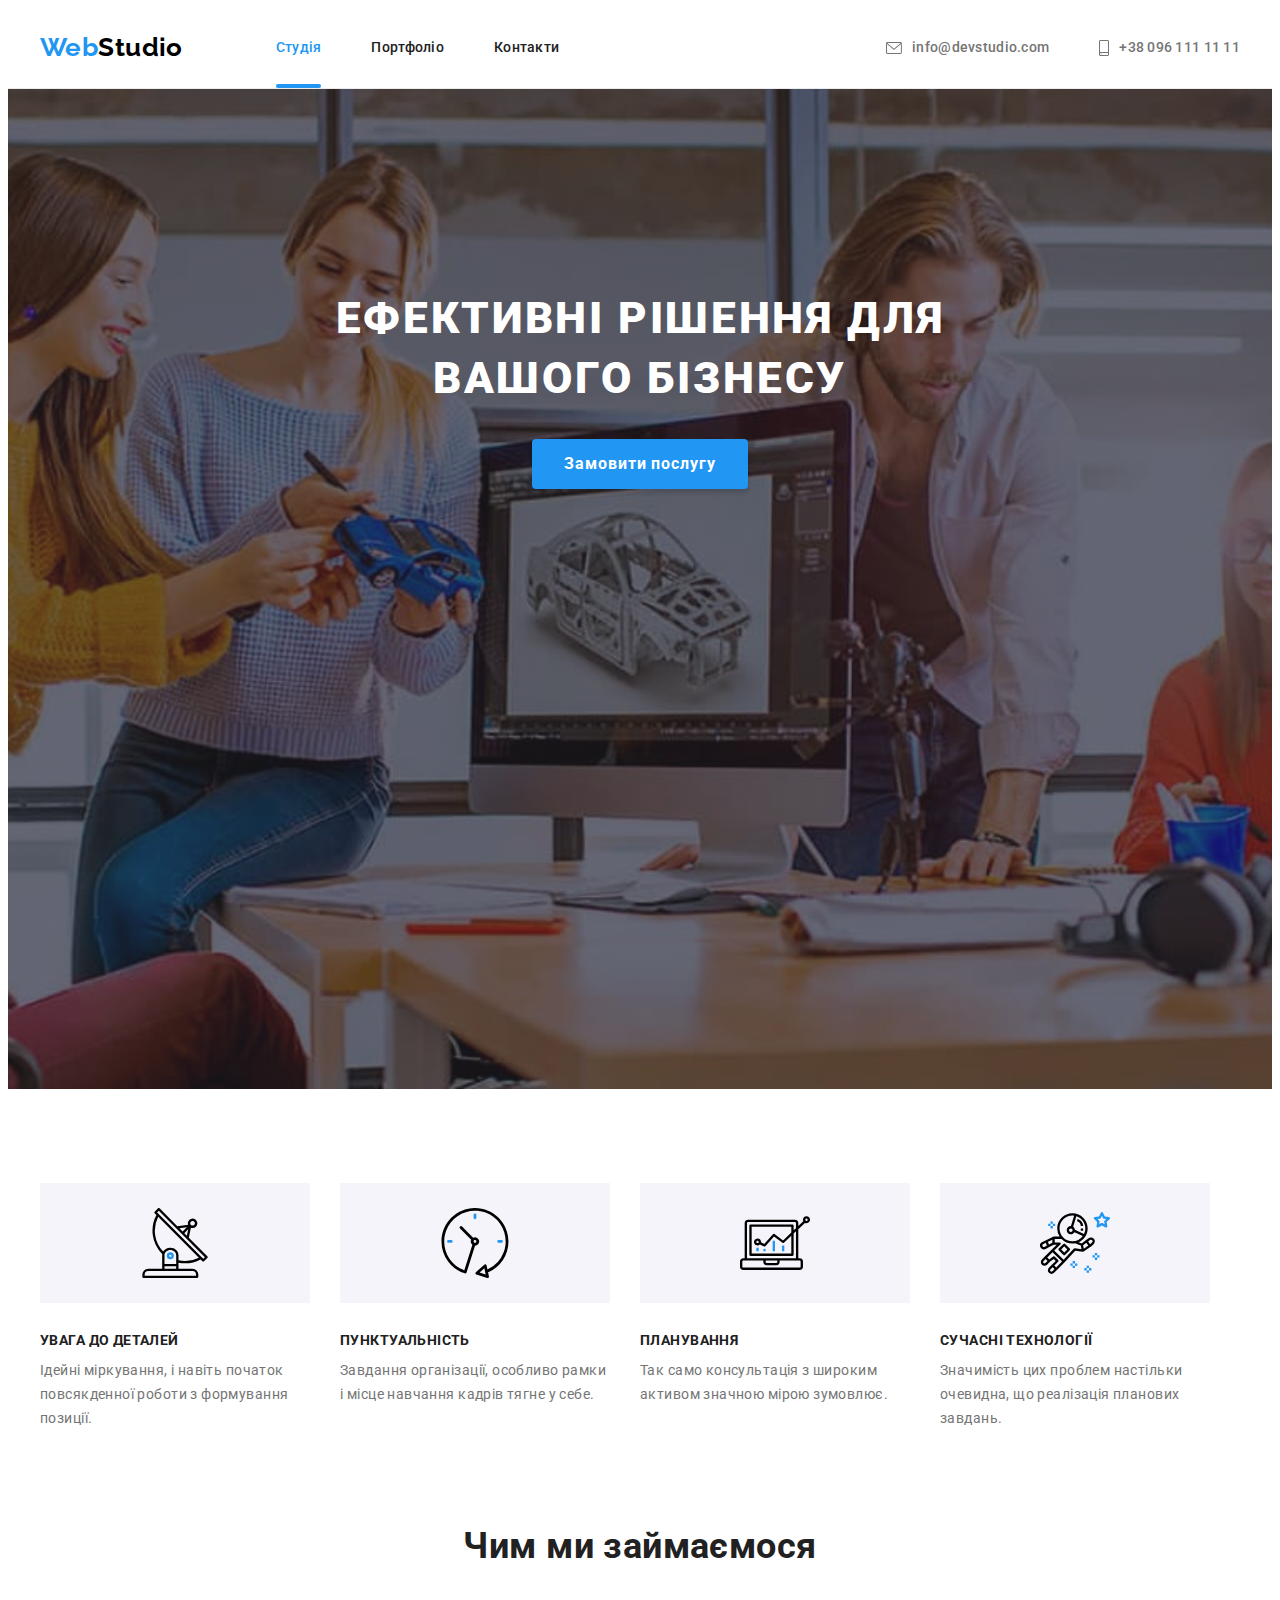
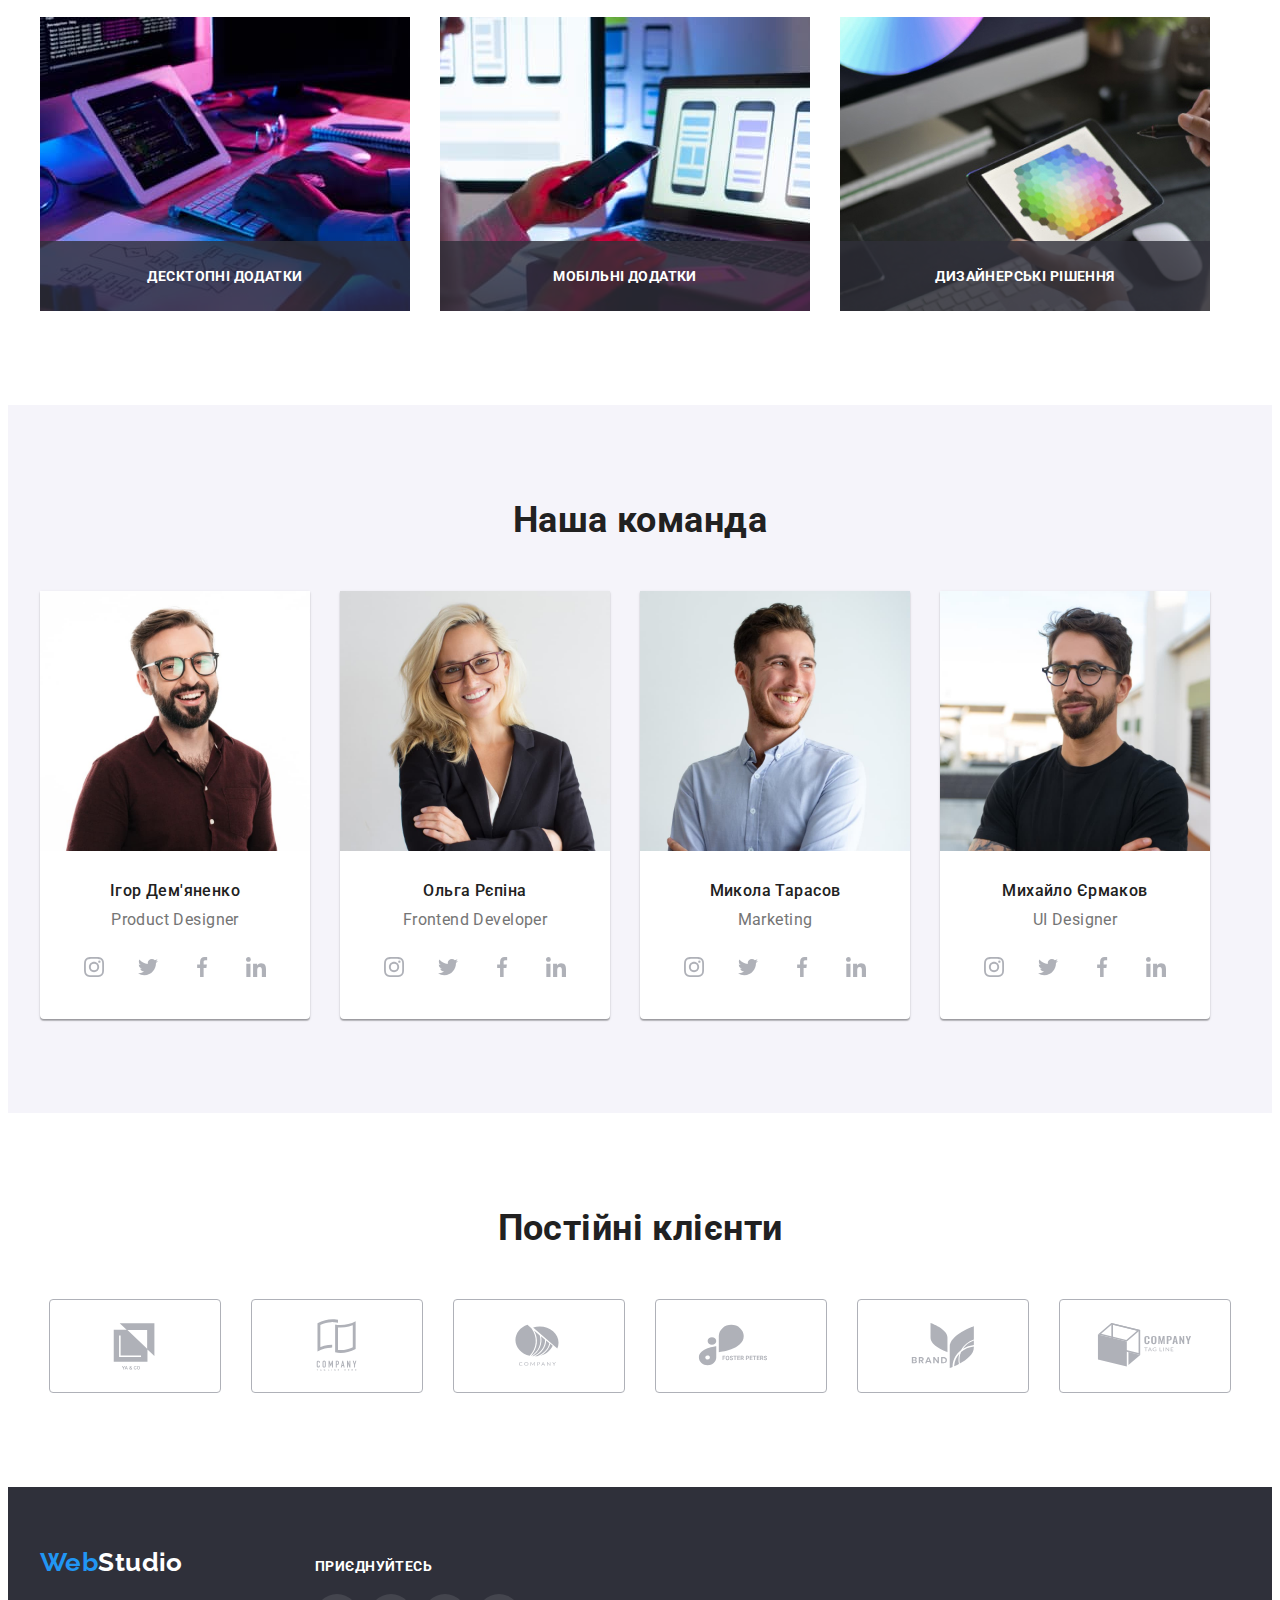
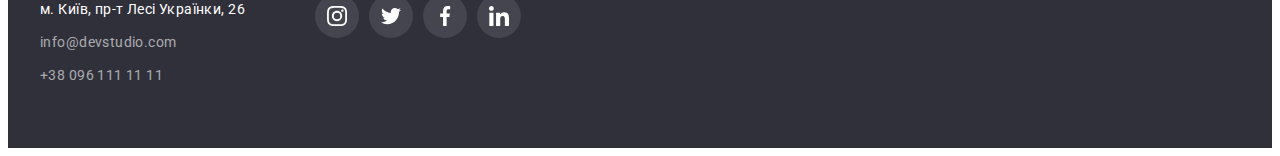
<file: index.html>
<!DOCTYPE html>
<html lang="en">
  <head>
    <meta charset="UTF-8" />
    <meta http-equiv="X-UA-Compatible" content="IE=edge" />
    <meta name="viewport" content="width=device-width, initial-scale=1.0" />
    <title>WebStudio</title>
    <link
      href="https://fonts.googleapis.com/css2?family=Raleway:wght@700&family=Roboto:wght@400;500;700;900&display=swap"
      rel="stylesheet"
    />
    <link
      rel="stylesheet"
      href="https://cdnjs.cloudflare.com/ajax/libs/modern-normalize/1.1.0/modern-normalize.min.css"
      integrity="sha512-wpPYUAdjBVSE4KJnH1VR1HeZfpl1ub8YT/NKx4PuQ5NmX2tKuGu6U/JRp5y+Y8XG2tV+wKQpNHVUX03MfMFn9Q=="
      crossorigin="anonymous"
      referrerpolicy="no-referrer"
    />
    <link rel="stylesheet" href="css/styles.css" />
  </head>

  <body>
    <header class="page-header">
      <div class="container nav">
        <a href="./index.html" class="logo"> <span class="web">Web</span>Studio </a>
        <nav class="header-nav">
          <ul class="site-nav list">
            <li class="item"><a href="./index.html" class="link current">Студія</a></li>
            <li class="item"><a href="./Portfolio.html" class="link">Портфоліо</a></li>
            <li class="item"><a href="" class="link">Контакти</a></li>
          </ul>
        </nav>

        <ul class="contacts-block list">
          <li class="item">
            <a href="mailto:info@devstudio.com" class="contacts">
              <svg class="header-icon" width="16" height="10">
                <use href="./images/icons.svg#envelope"></use>
              </svg>
              info@devstudio.com</a
            >
          </li>
          <li class="item">
            <a href="tel:+380961111111" class="contacts">
              <svg class="header-icon" width="10" height="16">
                <use href="./images/icons.svg#smartphone"></use>
              </svg>
              +38 096 111 11 11</a
            >
          </li>
        </ul>
      </div>
    </header>
    <main>
      <!-- HERO -->
      <section class="hero">
        <div>
          <h1 class="hero-title">ефективні рішення для вашого бізнесу</h1>
          <button type="button" class="hero-button" data-modal-open>Замовити послугу</button>
        </div>
      </section>

      <!-- 1.Показники досвіду -->
      <section class="section">
        <div class="features container">
          <h2 class="visually-hidden">Показники досвіду</h2>
          <ul class="features-sections list">
            <li class="features-items">
              <div class="features-icon">
                <svg class="icon">
                  <use href="./images/icons.svg#antenna"></use>
                </svg>
              </div>
              <h3 class="features-title">УВАГА ДО ДЕТАЛЕЙ</h3>
              <p class="features-list">
                Ідейні міркування, і навіть початок повсякденної роботи з формування позиції.
              </p>
            </li>
            <li class="features-items">
              <div class="features-icon">
                <svg class="icon">
                  <use href="./images/icons.svg#clock"></use>
                </svg>
              </div>

              <h3 class="features-title">ПУНКТУАЛЬНІСТЬ</h3>
              <p class="features-list">
                Завдання організації, особливо рамки і місце навчання кадрів тягне у себе.
              </p>
            </li>
            <li class="features-items">
              <div class="features-icon">
                <svg class="icon">
                  <use href="./images/icons.svg#diagram"></use>
                </svg>
              </div>

              <h3 class="features-title">ПЛАНУВАННЯ</h3>
              <p class="features-list">
                Так само консультація з широким активом значною мірою зумовлює.
              </p>
            </li>
            <li class="features-items">
              <div class="features-icon">
                <svg class="icon">
                  <use href="./images/icons.svg#astronaut"></use>
                </svg>
              </div>

              <h3 class="features-title">СУЧАСНІ ТЕХНОЛОГІЇ</h3>
              <p class="features-list">
                Значимість цих проблем настільки очевидна, що реалізація планових завдань.
              </p>
            </li>
          </ul>
        </div>
      </section>
      <!-- 2.Чим ми займаємося-->
      <section class="works section">
        <div class="container">
          <h2 class="sections-title">Чим ми займаємося</h2>
          <ul class="features-works list">
            <li class="works-items">
              <img src="./images/doing1.jpg" alt="algorithm" width="370" />
              <p class="overlay-text">Десктопні додатки</p>
            </li>
            <li class="works-items">
              <img src="./images/doing2.jpg" alt="mobile applications" width="370" />
              <p class="overlay-text">Мобільні додатки</p>
            </li>
            <li class="works-items">
              <img src="./images/doing3.jpg" alt="colors" width="370" />
              <p class="overlay-text">Дизайнерські рішення</p>
            </li>
          </ul>
        </div>
      </section>
      <!--  3.Наша команда-->
      <section class="team section">
        <div class="container">
          <h2 class="sections-title">Наша команда</h2>
          <ul class="features-team list">
            <li class="team-item">
              <img src="./images/team1.jpg" alt="Product Designer" width="270" />
              <div class="team-content">
                <h3 class="team-title">Ігор Дем'яненко</h3>
                <p class="team-list">Product Designer</p>
                <!-- /*  посилання на соціальні мережі Ігор Дем'яненко*/ -->
                <ul class="social list">
                  <li class="social-items">
                    <a
                      class="social-link"
                      href="https://www.instagram.com"
                      target="_blank"
                      rel="noopener noreferrer"
                      aria-label="Instagram icon"
                    >
                      <svg class="social-icon">
                        <use href="./images/icons.svg#instagram"></use>
                      </svg>
                    </a>
                  </li>
                  <li class="social-items">
                    <a
                      class="social-link"
                      href="https://www.twitter.com"
                      target="_blank"
                      rel="noopener noreferrer"
                      aria-label="Twitter icon"
                    >
                      <svg class="social-icon">
                        <use href="./images/icons.svg#twitter"></use>
                      </svg>
                    </a>
                  </li>
                  <li class="social-items">
                    <a
                      class="social-link"
                      href="https://uk-ua.facebook.com"
                      target="_blank"
                      rel="noopener noreferrer"
                      aria-label="Facebook icon"
                    >
                      <svg class="social-icon">
                        <use href="./images/icons.svg#facebook"></use>
                      </svg>
                    </a>
                  </li>
                  <li class="social-items">
                    <a
                      class="social-link"
                      href="https://www.linkedin.com/"
                      target="_blank"
                      rel="noopener noreferrer"
                      aria-label="Linkedin icon"
                    >
                      <svg class="social-icon">
                        <use href="./images/icons.svg#linkedin"></use>
                      </svg>
                    </a>
                  </li>
                </ul>
              </div>
            </li>
            <li class="team-item">
              <img src="./images/team2.jpg" alt="Frontend Developer" width="270" />
              <div class="team-content">
                <h3 class="team-title">Ольга Рєпіна</h3>
                <p class="team-list">Frontend Developer</p>
                <!-- /*  посилання на соціальні мережі Ольга Рєпіна*/ -->
                <ul class="social list">
                  <li class="social-items">
                    <a
                      class="social-link"
                      href="https://www.instagram.com"
                      target="_blank"
                      rel="noopener noreferrer"
                      aria-label="Instagram icon"
                    >
                      <svg class="social-icon">
                        <use href="./images/icons.svg#instagram"></use>
                      </svg>
                    </a>
                  </li>
                  <li class="social-items">
                    <a
                      class="social-link"
                      href="https://www.twitter.com"
                      target="_blank"
                      rel="noopener noreferrer"
                      aria-label="Twitter icon"
                    >
                      <svg class="social-icon">
                        <use href="./images/icons.svg#twitter"></use>
                      </svg>
                    </a>
                  </li>
                  <li class="social-items">
                    <a
                      class="social-link"
                      href="https://uk-ua.facebook.com"
                      target="_blank"
                      rel="noopener noreferrer"
                      aria-label="Facebook icon"
                    >
                      <svg class="social-icon">
                        <use href="./images/icons.svg#facebook"></use>
                      </svg>
                    </a>
                  </li>
                  <li class="social-items">
                    <a
                      class="social-link"
                      href="https://www.linkedin.com/"
                      target="_blank"
                      rel="noopener noreferrer"
                      aria-label="Linkedin icon"
                    >
                      <svg class="social-icon">
                        <use href="./images/icons.svg#linkedin"></use>
                      </svg>
                    </a>
                  </li>
                </ul>
              </div>
            </li>
            <li class="team-item">
              <img src="./images/team3.jpg" alt="Marketing" width="270" />
              <div class="team-content">
                <h3 class="team-title">Микола Тарасов</h3>
                <p class="team-list">Marketing</p>
                <!-- /*  посилання на соціальні мережі Микола Тарасов*/ -->
                <ul class="social list">
                  <li class="social-items">
                    <a
                      class="social-link"
                      href="https://www.instagram.com"
                      target="_blank"
                      rel="noopener noreferrer"
                      aria-label="Instagram icon"
                    >
                      <svg class="social-icon">
                        <use href="./images/icons.svg#instagram"></use>
                      </svg>
                    </a>
                  </li>
                  <li class="social-items">
                    <a
                      class="social-link"
                      href="https://www.twitter.com"
                      target="_blank"
                      rel="noopener noreferrer"
                      aria-label="Twitter icon"
                    >
                      <svg class="social-icon">
                        <use href="./images/icons.svg#twitter"></use>
                      </svg>
                    </a>
                  </li>
                  <li class="social-items">
                    <a
                      class="social-link"
                      href="https://uk-ua.facebook.com"
                      target="_blank"
                      rel="noopener noreferrer"
                      aria-label="Facebook icon"
                    >
                      <svg class="social-icon">
                        <use href="./images/icons.svg#facebook"></use>
                      </svg>
                    </a>
                  </li>
                  <li class="social-items">
                    <a
                      class="social-link"
                      href="https://www.linkedin.com/"
                      target="_blank"
                      rel="noopener noreferrer"
                      aria-label="Linkedin icon"
                    >
                      <svg class="social-icon">
                        <use href="./images/icons.svg#linkedin"></use>
                      </svg>
                    </a>
                  </li>
                </ul>
              </div>
            </li>
            <li class="team-item">
              <img src="./images/team4.jpg" alt="UI Designer" width="270" />
              <div class="team-content">
                <h3 class="team-title">Михайло Єрмаков</h3>
                <p class="team-list">UI Designer</p>
                <!-- /*  посилання на соціальні мережі Михайло Єрмаков*/ -->
                <ul class="social list">
                  <li class="social-items">
                    <a
                      class="social-link"
                      href="https://www.instagram.com"
                      target="_blank"
                      rel="noopener noreferrer"
                      aria-label="Instagram icon"
                    >
                      <svg class="social-icon">
                        <use href="./images/icons.svg#instagram"></use>
                      </svg>
                    </a>
                  </li>
                  <li class="social-items">
                    <a
                      class="social-link"
                      href="https://www.twitter.com"
                      target="_blank"
                      rel="noopener noreferrer"
                      aria-label="Twitter icon"
                    >
                      <svg class="social-icon">
                        <use href="./images/icons.svg#twitter"></use>
                      </svg>
                    </a>
                  </li>
                  <li class="social-items">
                    <a
                      class="social-link"
                      href="https://uk-ua.facebook.com"
                      target="_blank"
                      rel="noopener noreferrer"
                      aria-label="Facebook icon"
                    >
                      <svg class="social-icon">
                        <use href="./images/icons.svg#facebook"></use>
                      </svg>
                    </a>
                  </li>
                  <li class="social-items">
                    <a
                      class="social-link"
                      href="https://www.linkedin.com/"
                      target="_blank"
                      rel="noopener noreferrer"
                      aria-label="Linkedin icon"
                    >
                      <svg class="social-icon">
                        <use href="./images/icons.svg#linkedin"></use>
                      </svg>
                    </a>
                  </li>
                </ul>
              </div>
            </li>
          </ul>
        </div>
      </section>

      <!--  4.Постійні клієнти-->
      <section class="clients section">
        <div class="container">
          <h2 class="sections-title">Постійні клієнти</h2>
          <ul class="list">
            <li class="clients-items">
              <a
                class="clients-link"
                href="https://www.google.com/"
                target="_blank"
                rel="noopener noreferrer"
                aria-label="Перший постійний клієнт"
              >
                <svg class="clients-icon">
                  <use href="./images/icons.svg#Logo1"></use>
                </svg>
              </a>
            </li>
            <li class="clients-items">
              <a
                class="clients-link"
                href="https://www.google.com/"
                target="_blank"
                rel="noopener noreferrer"
                aria-label="другий постійний клієнт"
              >
                <svg class="clients-icon">
                  <use href="./images/icons.svg#Logo2"></use>
                </svg>
              </a>
            </li>
            <li class="clients-items">
              <a
                class="clients-link"
                href="https://www.google.com/"
                target="_blank"
                rel="noopener noreferrer"
                aria-label="Третій постійний клієнт"
              >
                <svg class="clients-icon">
                  <use href="./images/icons.svg#Logo3"></use>
                </svg>
              </a>
            </li>
            <li class="clients-items">
              <a
                class="clients-link"
                href="https://www.google.com/"
                target="_blank"
                rel="noopener noreferrer"
                aria-label="Четвертий постійний клієнт"
              >
                <svg class="clients-icon">
                  <use href="./images/icons.svg#Logo4"></use>
                </svg>
              </a>
            </li>
            <li class="clients-items">
              <a
                class="clients-link"
                href="https://www.google.com/"
                target="_blank"
                rel="noopener noreferrer"
                aria-label="Пятий постійний клієнт"
              >
                <svg class="clients-icon">
                  <use href="./images/icons.svg#Logo5"></use>
                </svg>
              </a>
            </li>
            <li class="clients-items">
              <a
                class="clients-link"
                href="https://www.google.com/"
                target="_blank"
                rel="noopener noreferrer"
                aria-label="Шостий постійний клієнт"
              >
                <svg class="clients-icon">
                  <use href="./images/icons.svg#Logo6"></use>
                </svg>
              </a>
            </li>
          </ul>
        </div>
      </section>
    </main>
    <!-- ======= footer ======== -->
    <footer class="footer">
      <div class="container">
        <div>
          <a href="./index.html" class="logo"> <span class="web">Web</span>Studio</a>
          <address class="address">
            <ul class="address list">
              <li class="address-item">
                <a
                  href="https://goo.gl/maps/YVuSFA7WmC1A45kF6"
                  target="_blank"
                  rel="noopener noreferrer nofollow"
                  class="address-link"
                >
                  м. Київ, пр-т Лесі Українки, 26</a
                >
              </li>
              <li class="address-item">
                <a href="mailto:info@devstudio.com" class="footer-contacts">info@devstudio.com</a>
              </li>
              <li class="address-item">
                <a href="tel:+380961111111" class="footer-contacts">+38 096 111 11 11</a>
              </li>
            </ul>
          </address>
        </div>
        <!-- footer social -->
        <div class="footer-social">
          <h2 class="social-join">Приєднуйтесь</h2>
          <ul class="icon-social list">
            <li class="social-items">
              <a
                class="social-link"
                href="https://www.instagram.com"
                target="_blank"
                rel="noopener noreferrer"
                aria-label="Instagram icon"
              >
                <svg class="social-icon">
                  <use href="./images/icons.svg#instagram"></use>
                </svg>
              </a>
            </li>
            <li class="social-items">
              <a
                class="social-link"
                href="https://www.twitter.com"
                target="_blank"
                rel="noopener noreferrer"
                aria-label="Twitter icon"
              >
                <svg class="social-icon">
                  <use href="./images/icons.svg#twitter"></use>
                </svg>
              </a>
            </li>
            <li class="social-items">
              <a
                class="social-link"
                href="https://uk-ua.facebook.com"
                target="_blank"
                rel="noopener noreferrer"
                aria-label="Facebook icon"
              >
                <svg class="social-icon">
                  <use href="./images/icons.svg#facebook"></use>
                </svg>
              </a>
            </li>
            <li class="social-items">
              <a
                class="social-link"
                href="https://www.linkedin.com/"
                target="_blank"
                rel="noopener noreferrer"
                aria-label="Linkedin icon"
              >
                <svg class="social-icon">
                  <use href="./images/icons.svg#linkedin"></use>
                </svg>
              </a>
            </li>
          </ul>
        </div>
      </div>
    </footer>
    <!-- =========Модульне вікно========= -->
    <div class="backdrop is-hidden" data-modal>
      <div class="modal">
        <button class="modal-btn" data-modal-close>
          <svg class="modal-icon" width="18" height="18">
            <use href="./images/icons.svg#icon-close"></use>
          </svg>
        </button>
      </div>
    </div>
    <script src="./js/modal.js"></script>
  </body>
</html>
</file>
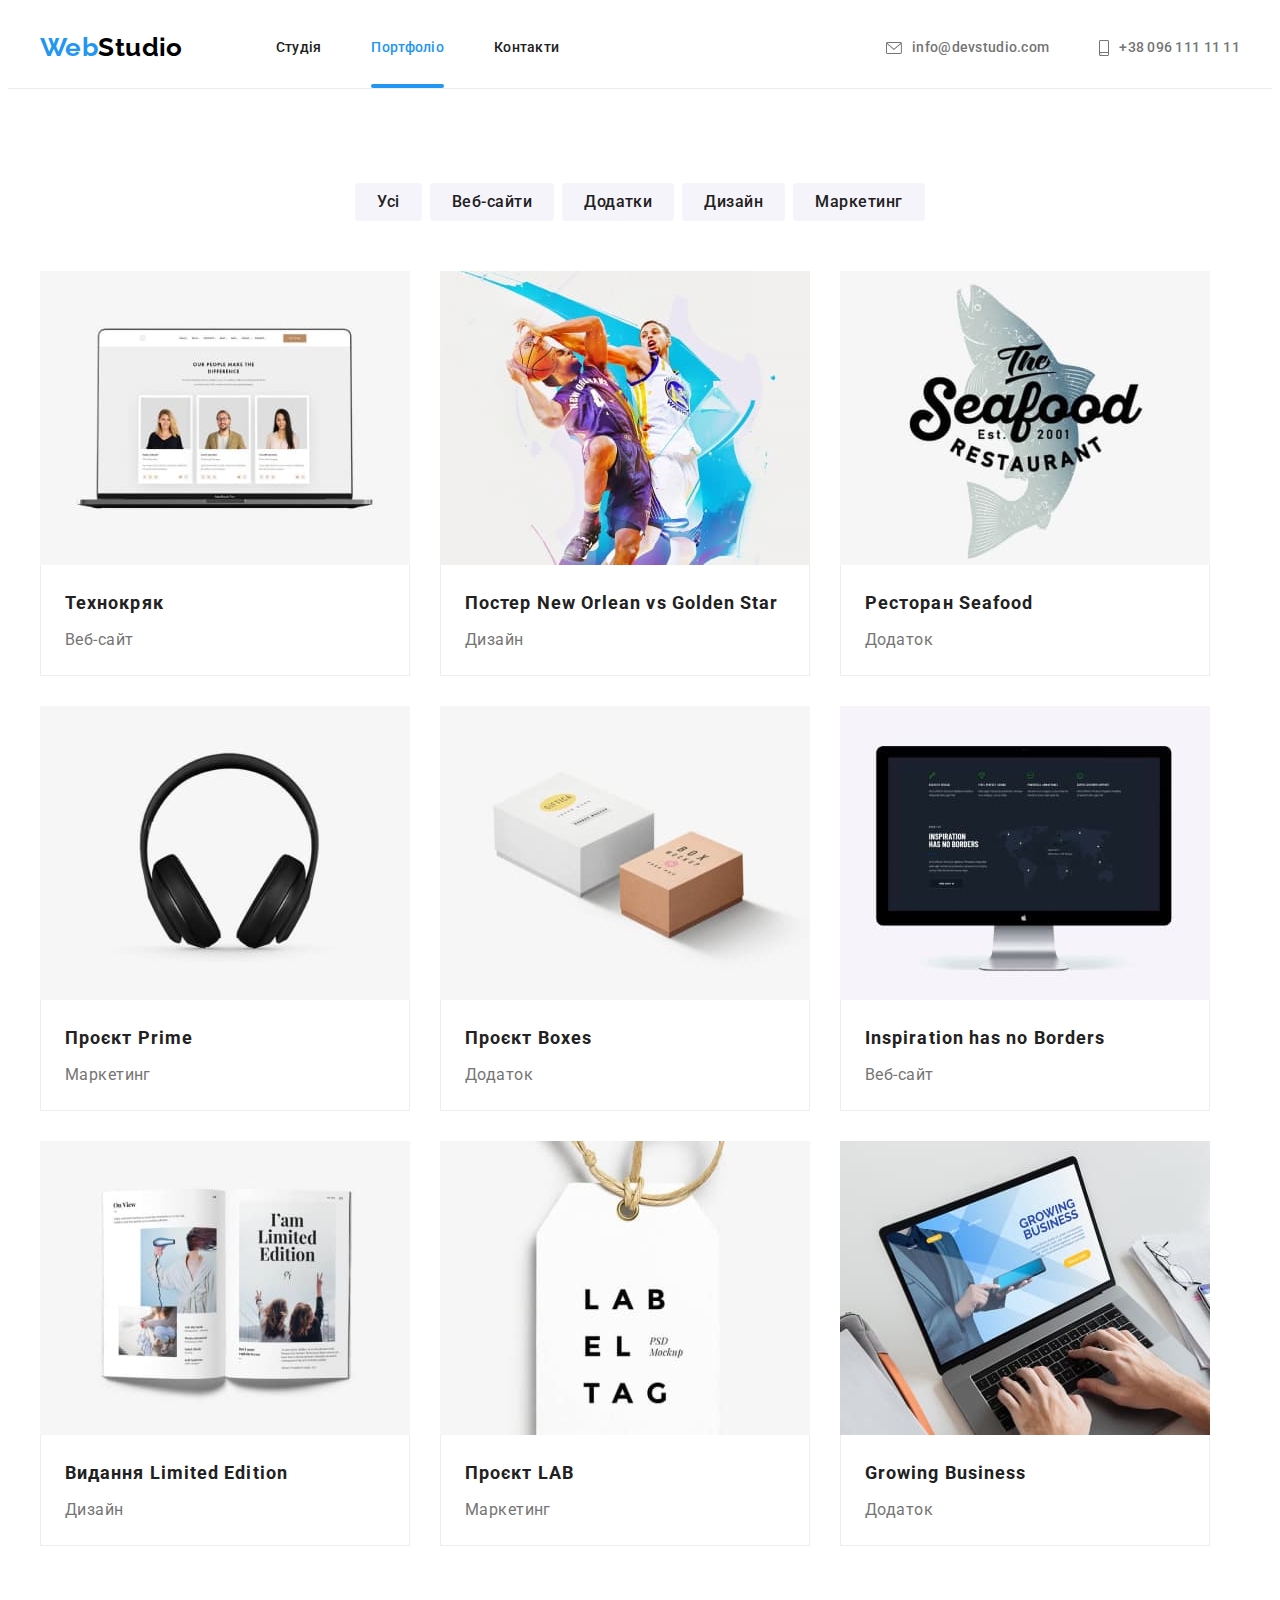
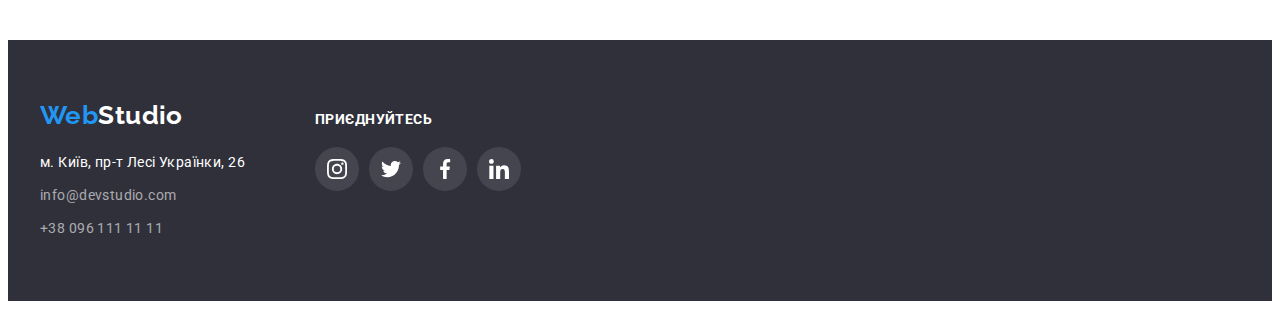
<file: Portfolio.html>
<!DOCTYPE html>
<html lang="en">
  <head>
    <meta charset="UTF-8" />
    <meta http-equiv="X-UA-Compatible" content="IE=edge" />
    <meta name="viewport" content="width=device-width, initial-scale=1.0" />
    <title>Portfolio</title>
    <link
      href="https://fonts.googleapis.com/css2?family=Raleway:wght@700&family=Roboto:wght@400;500;700;900&display=swap"
      rel="stylesheet"
    />
    <link
      rel="stylesheet"
      href="https://cdnjs.cloudflare.com/ajax/libs/modern-normalize/1.1.0/modern-normalize.min.css"
      integrity="sha512-wpPYUAdjBVSE4KJnH1VR1HeZfpl1ub8YT/NKx4PuQ5NmX2tKuGu6U/JRp5y+Y8XG2tV+wKQpNHVUX03MfMFn9Q=="
      crossorigin="anonymous"
      referrerpolicy="no-referrer"
    />
    <link rel="stylesheet" href="css/styles.css" />
  </head>

  <body>
    <header class="page-header">
      <div class="container nav">
        <a href="./index.html" class="logo"> <span class="web">Web</span>Studio </a>
        <nav class="header-nav">
          <ul class="site-nav list">
            <li class="item"><a href="./index.html" class="link">Студія</a></li>
            <li class="item"><a href="./Portfolio.html" class="link current">Портфоліо</a></li>
            <li class="item"><a href="" class="link">Контакти</a></li>
          </ul>
        </nav>

        <ul class="contacts-block list">
          <li class="item">
            <a href="mailto:info@devstudio.com" class="contacts">
              <svg class="header-icon" width="16" height="10">
                <use href="./images/icons.svg#envelope"></use>
              </svg>
              info@devstudio.com</a
            >
          </li>
          <li class="item">
            <a href="tel:+380961111111" class="contacts">
              <svg class="header-icon" width="10" height="16">
                <use href="./images/icons.svg#smartphone"></use>
              </svg>
              +38 096 111 11 11</a
            >
          </li>
        </ul>
      </div>
    </header>

    <main>
      <section class="button-section section">
        <div class="container">
          <h1 class="visually-hidden">Portfolio</h1>
          <ul class="filter list">
            <!-- список кнопок -->
            <li class="filter-item"><button class="btn" type="button">Усі</button></li>
            <li class="filter-item"><button class="btn" type="button">Веб-сайти</button></li>
            <li class="filter-item"><button class="btn" type="button">Додатки</button></li>
            <li class="filter-item"><button class="btn" type="button">Дизайн</button></li>
            <li class="filter-item"><button class="btn" type="button">Маркетинг</button></li>
          </ul>

          <!---------- Портфоліо ------->
          <ul class="portfolio-title list">
            <li class="projects-item">
              <a href="" class="projects-link link">
                <div class="portfolio-thumb">
                  <img src="./images/portfolio/one-our-team.jpg" alt="ноутбук с фото" width="370" />

                  <div class="portfolio-overlay">
                    <p class="portfolio-overlay-text">
                      Ресурс пропонує комплексні пропозиції з різним рівнем функціоналу та сервісів.
                      Все це дозволить відвідувачу отримати вичерпні відомості про компанію чи
                      приватну особу
                    </p>
                  </div>
                </div>

                <div class="item-content">
                  <h2 class="portfolio-items">Технокряк</h2>
                  <p class="portfolio-list">Веб-сайт</p>
                </div>
              </a>
            </li>
            <li class="projects-item">
              <a href="" class="projects-link link">
                <div class="portfolio-thumb">
                  <img
                    src="./images/portfolio/two-poster.jpg"
                    alt="баскетбольний постер"
                    width="370"
                  />
                  <div class="portfolio-overlay">
                    <p class="portfolio-overlay-text">
                      Ресурс пропонує комплексні пропозиції з різним рівнем функціоналу та сервісів.
                      Все це дозволить відвідувачу отримати вичерпні відомості про компанію чи
                      приватну особу
                    </p>
                  </div>
                </div>
                <div class="item-content">
                  <h2 class="portfolio-items">Постер New Orlean vs Golden Star</h2>
                  <p class="portfolio-list">Дизайн</p>
                </div>
              </a>
            </li>
            <li class="projects-item">
              <a href="" class="projects-link link">
                <div class="portfolio-thumb">
                  <img
                    src="./images/portfolio/three-restaurant.jpg"
                    alt="ресторан морскої їжі"
                    width="370"
                  />
                  <div class="portfolio-overlay">
                    <p class="portfolio-overlay-text">
                      Ресурс пропонує комплексні пропозиції з різним рівнем функціоналу та сервісів.
                      Все це дозволить відвідувачу отримати вичерпні відомості про компанію чи
                      приватну особу
                    </p>
                  </div>
                </div>
                <div class="item-content">
                  <h2 class="portfolio-items">Ресторан Seafood</h2>
                  <p class="portfolio-list">Додаток</p>
                </div>
              </a>
            </li>
            <li class="projects-item">
              <a href="" class="projects-link link">
                <div class="portfolio-thumb">
                  <img src="./images/portfolio/four-headphone.jpg" alt="навушники" width="370" />
                  <div class="portfolio-overlay">
                    <p class="portfolio-overlay-text">
                      Ресурс пропонує комплексні пропозиції з різним рівнем функціоналу та сервісів.
                      Все це дозволить відвідувачу отримати вичерпні відомості про компанію чи
                      приватну особу
                    </p>
                  </div>
                </div>
                <div class="item-content">
                  <h2 class="portfolio-items">Проєкт Prime</h2>
                  <p class="portfolio-list">Маркетинг</p>
                </div>
              </a>
            </li>
            <li class="projects-item">
              <a href="" class="projects-link link">
                <div class="portfolio-thumb">
                  <img src="./images/portfolio/five-boxes.jpg" alt="дві коробки" width="370" />
                  <div class="portfolio-overlay">
                    <p class="portfolio-overlay-text">
                      Ресурс пропонує комплексні пропозиції з різним рівнем функціоналу та сервісів.
                      Все це дозволить відвідувачу отримати вичерпні відомості про компанію чи
                      приватну особу
                    </p>
                  </div>
                </div>
                <div class="item-content">
                  <h2 class="portfolio-items">Проєкт Boxes</h2>
                  <p class="portfolio-list">Додаток</p>
                </div>
              </a>
            </li>
            <li class="projects-item">
              <a href="" class="projects-link link">
                <div class="portfolio-thumb">
                  <img src="./images/portfolio/six-monitor.jpg" alt="монітор" width="370" />
                  <div class="portfolio-overlay">
                    <p class="portfolio-overlay-text">
                      Ресурс пропонує комплексні пропозиції з різним рівнем функціоналу та сервісів.
                      Все це дозволить відвідувачу отримати вичерпні відомості про компанію чи
                      приватну особу
                    </p>
                  </div>
                </div>
                <div class="item-content">
                  <h2 class="portfolio-items">Inspiration has no Borders</h2>
                  <p class="portfolio-list">Веб-сайт</p>
                </div>
              </a>
            </li>
            <li class="projects-item">
              <a href="" class="projects-link link">
                <div class="portfolio-thumb">
                  <img src="./images/portfolio/seven-magazine.jpg" alt="журнал" width="370" />
                  <div class="portfolio-overlay">
                    <p class="portfolio-overlay-text">
                      Ресурс пропонує комплексні пропозиції з різним рівнем функціоналу та сервісів.
                      Все це дозволить відвідувачу отримати вичерпні відомості про компанію чи
                      приватну особу
                    </p>
                  </div>
                </div>
                <div class="item-content">
                  <h2 class="portfolio-items">Видання Limited Edition</h2>
                  <p class="portfolio-list">Дизайн</p>
                </div>
              </a>
            </li>
            <li class="projects-item">
              <a href="" class="projects-link link">
                <div class="portfolio-thumb">
                  <img
                    src="./images/portfolio/eight-lab-el-tag.jpg"
                    alt="лабораторія тег"
                    width="370"
                  />
                  <div class="portfolio-overlay">
                    <p class="portfolio-overlay-text">
                      Ресурс пропонує комплексні пропозиції з різним рівнем функціоналу та сервісів.
                      Все це дозволить відвідувачу отримати вичерпні відомості про компанію чи
                      приватну особу
                    </p>
                  </div>
                </div>
                <div class="item-content">
                  <h2 class="portfolio-items">Проєкт LAB</h2>
                  <p class="portfolio-list">Маркетинг</p>
                </div>
              </a>
            </li>
            <li class="projects-item">
              <a href="" class="projects-link link">
                <div class="portfolio-thumb">
                  <img src="./images/portfolio/nine-noutbook.jpg" alt="ноутбук" width="370" />
                  <div class="portfolio-overlay">
                    <p class="portfolio-overlay-text">
                      Ресурс пропонує комплексні пропозиції з різним рівнем функціоналу та сервісів.
                      Все це дозволить відвідувачу отримати вичерпні відомості про компанію чи
                      приватну особу
                    </p>
                  </div>
                </div>
                <div class="item-content">
                  <h2 class="portfolio-items">Growing Business</h2>
                  <p class="portfolio-list">Додаток</p>
                </div>
              </a>
            </li>
          </ul>
        </div>
      </section>
    </main>

    <footer class="footer">
      <div class="container">
        <div>
          <a href="./index.html" class="logo"> <span class="web">Web</span>Studio</a>
          <address class="address">
            <ul class="address list">
              <li class="address-item">
                <a
                  href="https://goo.gl/maps/YVuSFA7WmC1A45kF6"
                  target="_blank"
                  rel="noopener noreferrer nofollow"
                  class="address-link"
                >
                  м. Київ, пр-т Лесі Українки, 26</a
                >
              </li>
              <li class="address-item">
                <a href="mailto:info@devstudio.com" class="footer-contacts">info@devstudio.com</a>
              </li>
              <li class="address-item">
                <a href="tel:+380961111111" class="footer-contacts">+38 096 111 11 11</a>
              </li>
            </ul>
          </address>
        </div>
        <!-- footer social -->
        <div class="footer-social">
          <h2 class="social-join">Приєднуйтесь</h2>
          <ul class="icon-social list">
            <li class="social-items">
              <a
                class="social-link"
                href="https://www.instagram.com"
                target="_blank"
                rel="noopener noreferrer"
                aria-label="Instagram icon"
              >
                <svg class="social-icon">
                  <use href="./images/icons.svg#instagram"></use>
                </svg>
              </a>
            </li>
            <li class="social-items">
              <a
                class="social-link"
                href="https://www.twitter.com"
                target="_blank"
                rel="noopener noreferrer"
                aria-label="Twitter icon"
              >
                <svg class="social-icon">
                  <use href="./images/icons.svg#twitter"></use>
                </svg>
              </a>
            </li>
            <li class="social-items">
              <a
                class="social-link"
                href="https://uk-ua.facebook.com"
                target="_blank"
                rel="noopener noreferrer"
                aria-label="Facebook icon"
              >
                <svg class="social-icon">
                  <use href="./images/icons.svg#facebook"></use>
                </svg>
              </a>
            </li>
            <li class="social-items">
              <a
                class="social-link"
                href="https://www.linkedin.com/"
                target="_blank"
                rel="noopener noreferrer"
                aria-label="Linkedin icon"
              >
                <svg class="social-icon">
                  <use href="./images/icons.svg#linkedin"></use>
                </svg>
              </a>
            </li>
          </ul>
        </div>
      </div>
    </footer>
  </body>
</html>
</file>
<file: css/styles.css>
:root {
  --primary-text-color: #212121;
  --primary-white-color: #ffffff;
  --title-text-color: #757575;
  --accent-color: #2196f3;
  --background-body-portfolio: #eeeeee;
  --logo-studio-color: #000000;
  --background-team: #f5f4fa;
  --background-hero-footer: #2f303a;
  --footer-address-color: rgba(255, 255, 255, 0.6);
}

body {
  background-color: var(--primary-white-color);
  color: var(--primary-text-color);
  font-family: 'Roboto', sans-serif;
  font-size: 14px;
  letter-spacing: 0.03em;
}

h1,
h2,
h3,
h4,
h5,
h6,
p {
  margin: 0;
}

.list {
  list-style: none;
  padding-left: 0;
  margin: 0;
}

.link {
  text-decoration: none;
  cursor: pointer;
}

img,
svg {
  display: block;
  max-width: 100%;
  height: auto;
}

address {
  font-style: normal;
}

.section {
  padding-top: 94px;
  padding-bottom: 94px;
}

.container {
  width: 1200px;
  margin: 0 auto;
  padding: 0 15px;
}

/* page header */

.page-header {
  border-bottom: 1px solid #ececec;
}

.nav {
  display: flex;
  align-items: center;
}
/* header-logo */

.logo {
  color: var(--logo-studio-color);
  font-family: 'Raleway', sans-serif;
  font-weight: 700;
  font-size: 26px;
  line-height: 1.2;
  text-decoration: none;
}

.web {
  color: var(--accent-color);
}

/* header-navigation */

.header-nav {
  margin-left: 93px;
}
.site-nav {
  display: flex;
}

.site-nav .item:not(:last-child) {
  margin-right: 50px;
}

.site-nav .link {
  display: block;
  padding-top: 32px;
  padding-bottom: 32px;

  color: var(--primary-text-color);

  font-weight: 500;
  font-size: 14px;
  line-height: 1.14;
  letter-spacing: 0.02em;
  text-decoration: none;
  transition: color 250ms cubic-bezier(0.4, 0, 0.2, 1);
}
.item {
  position: relative;
}

.link:hover,
.link:focus {
  color: var(--accent-color);
}

.site-nav .link.current {
  color: var(--accent-color);

  font-weight: 500;
  font-size: 14px;
  line-height: 1.14;
  letter-spacing: 0.02em;
  text-decoration: none;

  transition: color 250ms cubic-bezier(0.4, 0, 0.2, 1);
}

.site-nav .link.current:hover,
.site-nav .link.current:focus {
  color: var(--primary-text-color);
}

/* подчёркивание ссылки текущей страницы */

.current::after {
  position: absolute;
  content: '';
  display: block;
  width: 100%;
  height: 4px;
  border-radius: 2px;
  background-color: var(--accent-color);
  bottom: 0;
}

/* header contacts */
.contacts-block {
  display: flex;
  margin-left: auto;
}

.contacts-block .item + .item {
  margin-left: 50px;
}

.contacts-block .contacts {
  color: var(--title-text-color);

  font-weight: 500;
  font-size: 14px;
  line-height: 1.14;
  letter-spacing: 0.02em;
  text-decoration: none;

  transition: color 250ms cubic-bezier(0.4, 0, 0.2, 1);
}

.contacts-block .contacts:hover,
.contacts-block .contacts:focus {
  color: var(--accent-color);
}

.contacts {
  display: flex;
  flex-direction: row;
  gap: 10px;
}

.header-icon {
  fill: currentColor;
}

/* hero */
.hero {
  background: var(--background-hero-footer);
  padding: 200px 0;
  text-align: center;

  max-width: 1600px;
  height: 600px;
  margin-left: auto;
  margin-right: auto;

  background-image: linear-gradient(rgba(47, 48, 58, 0.4), rgba(47, 48, 58, 0.4)),
    url(../images/hero.jpg);
  background-repeat: no-repeat;
  background-position: center;
  background-size: cover;
}

.hero-title {
  width: 696px;
  margin: 0 auto 30px;

  color: var(--primary-white-color);
  font-weight: 900;
  font-size: 44px;
  line-height: 1.36;
  letter-spacing: 0.06em;
  text-transform: uppercase;
}
.hero-button {
  padding: 10px 32px;
  min-width: 216px;
  border: none;

  background: var(--accent-color);
  color: var(--primary-white-color);

  font-family: inherit;
  font-weight: 700;
  font-size: 16px;
  line-height: 1.88;

  letter-spacing: 0.06em;
  cursor: pointer;
  border-width: 0;
  border-radius: 4px;
  box-shadow: 0px 4px 4px rgba(0, 0, 0, 0.15);

  transition: background-color 250ms cubic-bezier(0.4, 0, 0.2, 1),
    box-shadow 250ms cubic-bezier(0.4, 0, 0.2, 1);
}

/* section */

.sections-title {
  margin-bottom: 50px;
  color: var(--primary-text-color);
  font-weight: 700;
  font-size: 36px;
  line-height: 1.17;
  text-align: center;
}

/* <!-- 1.Показники досвіду --> */

.features-sections {
  display: flex;
  flex-direction: row;
}

.features-title {
  margin-bottom: 10px;
  color: var(--primary-text-color);
  font-weight: 700;
  font-size: 14px;
  line-height: 1.14;
}
.features-list {
  color: var(--title-text-color);
  font-weight: 400;
  line-height: 1.71;
}
.features-items {
  margin-right: 30px;
  width: 270px;
}

.features-items:nth-child(4n) {
  margin-right: 0;
}

.features-icon {
  margin-bottom: 30px;
  padding: 25px 100px;
  background-color: var(--background-team);
}

.icon {
  width: 70px;
  height: 70px;
}

/* <!-- 2.Чим ми займаємося--> */
.works {
  padding-top: 0;
}

.features-works {
  display: flex;
}

.works-items {
  position: relative;
  margin-right: 30px;
  width: 370px;
}

.works-items:nth-child(3n) {
  margin-right: 0;
}

.overlay-text {
  display: flex;
  align-items: center;
  justify-content: center;
  position: absolute;
  bottom: 0;
  width: 100%;
  height: 70px;
  background-color: rgba(47, 48, 58, 0.8);
  font-weight: 700;
  line-height: 16px;
  text-transform: uppercase;
  color: #ffffff;
}

/* <!--  3.Наша команда--> */
.team {
  background-color: var(--background-team);
}
.features-team {
  display: flex;
}

.team-content {
  padding: 30px 0;
}

.team-item {
  margin-right: 30px;
  width: 270px;
  background: #ffffff;
  box-shadow: 0px 1px 3px rgba(0, 0, 0, 0.12), 0px 1px 1px rgba(0, 0, 0, 0.14),
    0px 2px 1px rgba(0, 0, 0, 0.2);
  border-radius: 0px 0px 4px 4px;
}

.team-item:nth-child(4n) {
  margin-right: 0;
}

.team-title {
  color: var(--primary-text-color);

  font-weight: 500;
  font-size: 16px;
  line-height: 1.19;
  text-align: center;
}

.team-list {
  color: var(--title-text-color);

  font-weight: 400;
  font-size: 16px;
  line-height: 1.19;
  text-align: center;
  margin-top: 10px;
}

/*  Наша команда  посилання на соціальні мережі */
.social {
  display: flex;
  justify-content: center;
  align-items: center;
  gap: 10px;
  margin-top: 16px;
}

/* social-items */

.social-link {
  display: flex;
  justify-content: center;
  align-items: center;
  width: 44px;
  height: 44px;
  border-radius: 50%;
  background-color: #ffffff;
  color: #afb1b8;

  transition: background-color 250ms cubic-bezier(0.4, 0, 0.2, 1),
    color 250ms cubic-bezier(0.4, 0, 0.2, 1);
}

.social-icon {
  fill: currentColor;
  width: 20px;
  height: 20px;
}

.social-link:hover,
.social-link:focus {
  background-color: var(--accent-color);
  color: #ffffff;
}

/* Постійні клієнти */

.clients .list {
  display: flex;
  justify-content: center;
  align-items: center;
  gap: 30px;
}

.clients-link {
  border: 1px solid currentColor;
  border-radius: 4px;
  width: 170px;
  height: 92px;
  display: flex;
  justify-content: center;
  align-items: center;
  color: #afb1b8;

  transition: color 250ms cubic-bezier(0.4, 0, 0.2, 1);
}

.clients .clients-icon {
  width: 106px;
  height: 60px;
  fill: currentColor;
}

.clients-link:hover,
.clients-link:focus {
  color: var(--accent-color);
}

/* Портфоліо */

.portfolio-title {
  display: flex;
  flex-wrap: wrap;
}

.projects-item {
  width: 370px;
  margin-right: 30px;
  margin-bottom: 30px;
}

.projects-link {
  display: block;
  transition: box-shadow 250ms cubic-bezier(0.4, 0, 0.2, 1);
}

.projects-link:hover,
.projects-link:focus {
  box-shadow: 0px 1px 1px rgba(0, 0, 0, 0.12), 0px 4px 4px rgba(0, 0, 0, 0.06),
    1px 4px 6px rgba(0, 0, 0, 0.16);
}

.projects-item:nth-child(3n) {
  margin-right: 0;
}
.projects-item:nth-last-child(-n + 3) {
  margin-bottom: 0;
}

.item-content {
  padding: 20px 24px;
  border: 1px solid #eeeeee;
  border-top: none;
}

.portfolio-items {
  color: var(--primary-text-color);
  font-weight: 700;
  font-size: 18px;
  line-height: 2;
  letter-spacing: 0.06em;
}

.portfolio-list {
  color: var(--title-text-color);
  font-weight: 400;
  font-size: 16px;
  line-height: 1.88;
  margin-top: 4px;
}

/* Overlay виїджаючий на картинку у портфоліо */

.projects-link:hover .portfolio-overlay,
.projects-link:focus .portfolio-overlay {
  transform: translateY(0);
}

.portfolio-thumb {
  position: relative;
  overflow: hidden;
}

.portfolio-overlay {
  position: absolute;
  top: 0;
  left: 0;
  transform: translateY(100%);
  width: 100%;
  height: 100%;
  padding-left: 24px;
  padding-right: 24px;
  display: flex;
  align-items: center;
  background-color: rgba(33, 150, 243, 0.9);
  backdrop-filter: blur (3px);
  color: #ffffff;
  font-size: 18px;
  line-height: 28px;
  transition: transform 250ms cubic-bezier(0.4, 0, 0.2, 1);
  user-select: none;
}

/* Кнопки в портфоліо */

.filter {
  display: flex;
  justify-content: center;
  margin-bottom: 50px;
}
.btn {
  background-color: var(--background-team);
  padding: 6px 22px;
  color: var(--primary-text-color);
  font-family: inherit;
  font-weight: 500;
  font-size: 16px;
  line-height: 1.63;
  letter-spacing: 0.03em;
  border-width: 0;
  border-radius: 4px;
  cursor: pointer;

  transition: background-color 250ms cubic-bezier(0.4, 0, 0.2, 1),
    color 250ms cubic-bezier(0.4, 0, 0.2, 1), box-shadow 250ms cubic-bezier(0.4, 0, 0.2, 1);
}

.btn:hover,
.btn:focus {
  box-shadow: 0px 3px 1px rgba(0, 0, 0, 0.1), 0px 1px 2px rgba(0, 0, 0, 0.08),
    0px 2px 2px rgba(0, 0, 0, 0.12);
  background-color: var(--accent-color);
  color: var(--primary-white-color);
}

.filter-item:not(:last-child) {
  margin-right: 8px;
}

/* footer */
.footer {
  display: flex;
  background-color: var(--background-hero-footer);
  padding: 60px 0;
}
.footer .logo {
  color: var(--primary-white-color);
}

.address {
  margin-top: 20px;
  font-family: 'Roboto';
  font-style: normal;
  font-weight: 400;
  font-size: 14px;
  line-height: 1.71;
}

.address-item:not(:first-child) {
  margin-top: 9px;
}
.address-link {
  color: var(--primary-white-color);
  text-decoration: none;

  transition: color 250ms cubic-bezier(0.4, 0, 0.2, 1);
}

.address-link:hover,
.address-link:focus {
  color: var(--accent-color);
}
.footer-contacts {
  text-decoration: none;
  color: rgba(255, 255, 255, 0.6);

  transition: color 250ms cubic-bezier(0.4, 0, 0.2, 1);
}
.footer-contacts:hover,
.footer-contacts:focus {
  color: var(--accent-color);
}

/*  footer social  */

.footer .container {
  display: flex;
  align-items: baseline;
  gap: 70px;
}

.social-join {
  font-family: 'Roboto';
  font-style: normal;
  font-weight: 700;
  font-size: 14px;
  line-height: 16px;
  letter-spacing: 0.03em;
  text-transform: uppercase;
  margin-bottom: 20px;
  color: var(--primary-white-color);
}

.icon-social {
  display: flex;
  flex-direction: row;
  column-gap: 10px;
  justify-content: center;
}

/* footer social-items */

.footer-social .social-link {
  display: flex;
  justify-content: center;
  align-items: center;
  width: 44px;
  height: 44px;
  border-radius: 50%;
  background-color: rgba(255, 255, 255, 0.1);

  transition: background-color 250ms cubic-bezier(0.4, 0, 0.2, 1);
}

.footer-social .social-icon {
  fill: #ffffff;
  width: 20px;
  height: 20px;
}

.footer-social .social-link:hover,
.footer-social .social-link:focus {
  background-color: var(--accent-color);
  fill: #ffffff;
}

/* скрытый заголовок */
.visually-hidden {
  position: absolute;
  width: 1px;
  height: 1px;
  margin: -1px;
  border: 0;
  padding: 0;

  white-space: nowrap;
  clip-path: inset(100%);
  clip: rect(0 0 0 0);
  overflow: hidden;
}

/* <!-- =========Модульне вікно========= --> */
.backdrop {
  position: fixed;
  top: 0;
  left: 0;
  width: 100%;
  height: 100%;
  visibility: visible;
  background-color: rgba(0, 0, 0, 0.2);

  transition: opaсity 250ms cubic-bezier(0.4, 0, 0.2, 1),
    visibility 250ms cubic-bezier(0.4, 0, 0.2, 1);
}

.backdrop.is-hidden {
  opacity: 0;
  visibility: hidden;
  pointer-events: none;
}

.modal {
  position: absolute;
  top: 50%;
  left: 50%;
  min-width: 528px;
  min-height: 581px;
  background-color: #ffffff;
  box-shadow: 0px 1px 3px rgba(0, 0, 0, 0.12), 0px 1px 1px rgba(0, 0, 0, 0.14),
    0px 2px 1px rgba(0, 0, 0, 0.2);
  border-radius: 4px;

  transform: translate(-50%, -50%) scale(1);
  transition: transform 250ms cubic-bezier(0.4, 0, 0.2, 1);
}

.backdrop.is-hidden .modal {
  opacity: 0;
  transform: translate(-50%, -50%) scale(0.9);
}

.modal-btn {
  position: absolute;
  top: 8px;
  right: 8px;
  padding: 0;
  display: flex;
  align-items: center;
  justify-content: center;
  width: 30px;
  height: 30px;
  border-radius: 50%;
  border: 1px solid rgba(0, 0, 0, 0.1);
  cursor: pointer;
}

.modal-icon {
  fill: #000000;
}
</file>
